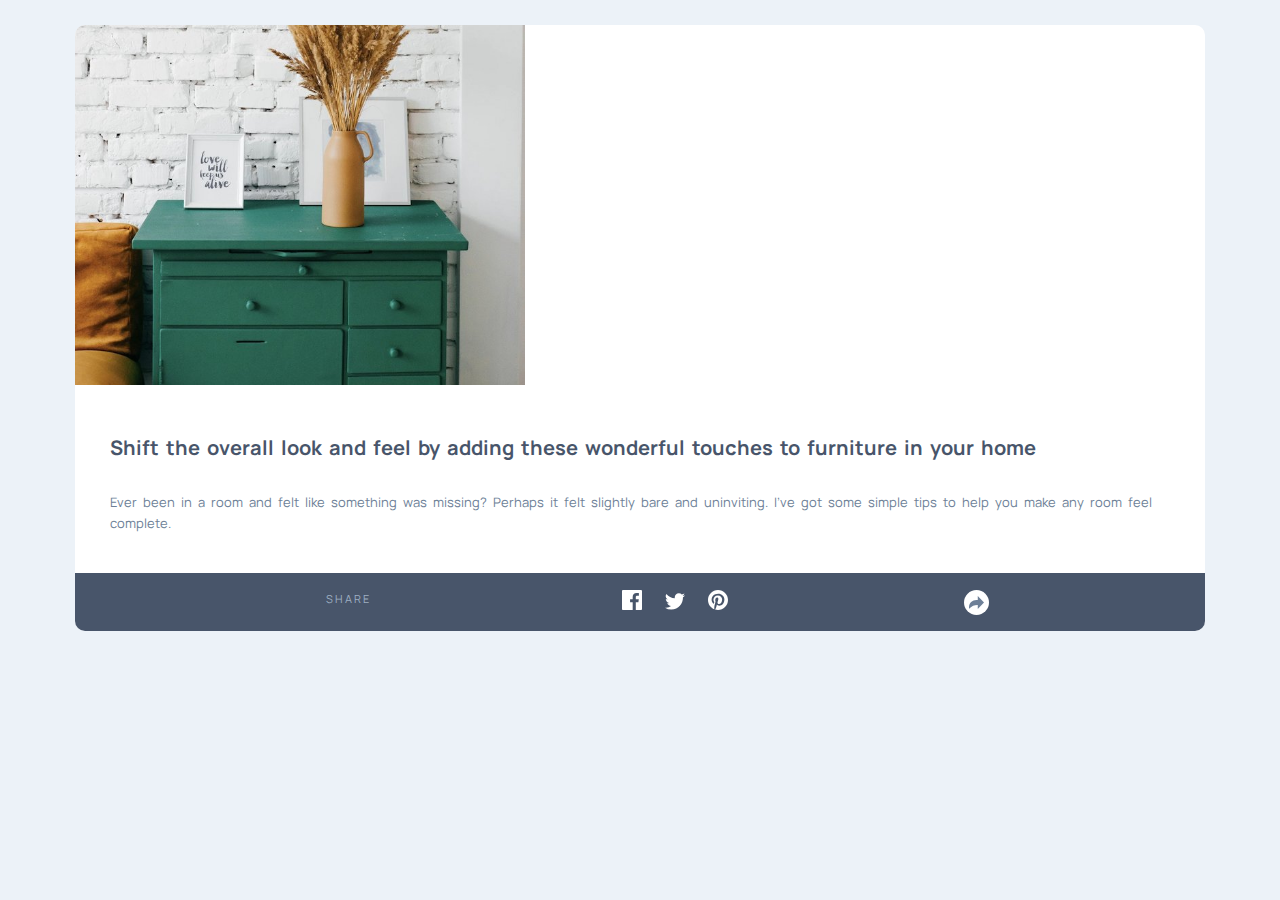
<file: article-preview-component-master/index.html>
<!DOCTYPE html>
<html lang="en">
<head>
  <meta charset="UTF-8">
  <meta name="viewport" content="width=device-width, initial-scale=1.0"> <!-- displays site properly based on user's device -->

  <link rel="icon" type="image/png" sizes="32x32" href="./images/favicon-32x32.png">
  <link rel="stylesheet" href="style.css">
  
  <title>Frontend Mentor | Article preview component</title>

  <!-- Feel free to remove these styles or customise in your own stylesheet 👍 -->
  <style>
    .attribution { font-size: 11px; text-align: center; }
    .attribution a { color: hsl(228, 45%, 44%); }
  </style>
</head>
<body>
  <div class="container">
    <div class="left">
      <img src="./images/drawers.jpg"
       alt="image" class="drawer">
    </div>
    <div class="right">
      <h2>Shift the overall look and feel by adding these wonderful 
        touches to furniture in your home</h2>
        <p>Ever been in a room and felt like something was missing? Perhaps 
          it felt slightly bare and uninviting. I’ve got some simple tips 
          to help you make any room feel complete.</p>
          <div class="right_footer">
            <div class="profile">
            <img src="./images//avatar-michelle.jpg" alt="profile" class="profile_image">
            <div class="profile_details">
              <h4> Michelle Appleton</h4>
              <p>  28 Jun 2020</p>
            </div>
          </div>
            <div class="share_container">
            <img src="./images/icon-share.svg" alt="share">
          </div>
          </div>
          <div class="social_icons">
            <p>share</p>
            <div class="social">
              <img src="./images/icon-facebook.svg" alt="">
              <img src="./images/icon-twitter.svg" alt="">
              <img src="./images//icon-pinterest.svg" alt="">
            </div>
              <div class="share_container share">
                <img src="./images/icon-share.svg" alt="">
              </div>
          </div>
    </div>
  </div>
</body>
</html>
</file>
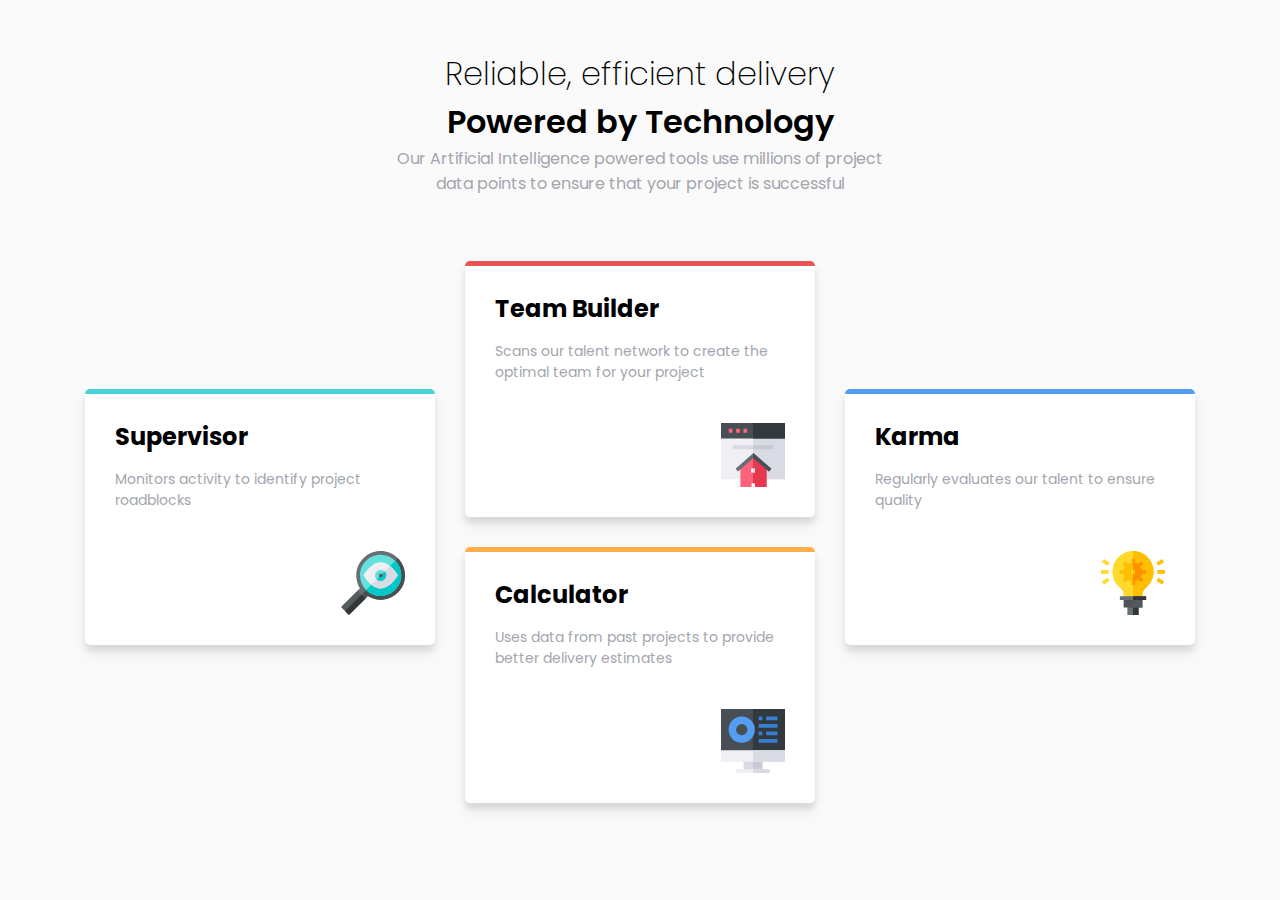
<file: four-card-feature-section-master/index.html>
<!DOCTYPE html>
<html lang="en">
<head>
  <meta charset="UTF-8">
  <meta name="viewport" content="width=device-width, initial-scale=1.0"> <!-- displays site properly based on user's device -->

  <link rel="icon" type="image/png" sizes="32x32" href="./images/favicon-32x32.png">
  <link rel="stylesheet" href="style.css">
  
  <title>Frontend Mentor | Four card feature section</title>

  <!-- Feel free to remove these styles or customise in your own stylesheet 👍 -->
  <style>
    .attribution { font-size: 11px; text-align: center; }
    .attribution a { color: hsl(228, 45%, 44%); }
  </style>
</head>
<body>
  <header>
    <h1>
      Reliable, efficient delivery
      <span>Powered by Technology</span>
    </h1>
    <p>
      Our Artificial Intelligence powered tools use millions of project data points 
      to ensure that your project is successful
    </p>
  </header>

    <div class="container">
      <div class="box box-cyan box-push">
        <h2>Supervisor</h2>
        <p>
          Monitors activity to identify project roadblocks
        </p>
        <img src="./images/icon-supervisor.svg" alt="">
      </div>
      <div class="box box-red">
        <h2>Team Builder</h2>
        <p>
          Scans our talent network to create the optimal team for your project
        </p>
        <img src="./images/icon-team-builder.svg" alt="">
      </div>
      <div class="box box-blue box-push">
        <h2>Karma</h2>
        <p>
          Regularly evaluates our talent to ensure quality
        </p>
        <img src="./images/icon-karma.svg" alt="">
      </div>
      <div class="box box-orange">
        <h2> Calculator</h2>
        <p>
          Uses data from past projects to provide better delivery estimates
        </p>
        <img src="./images/icon-calculator.svg" alt="">
      </div>

    </div>

</body>
</html>
</file>
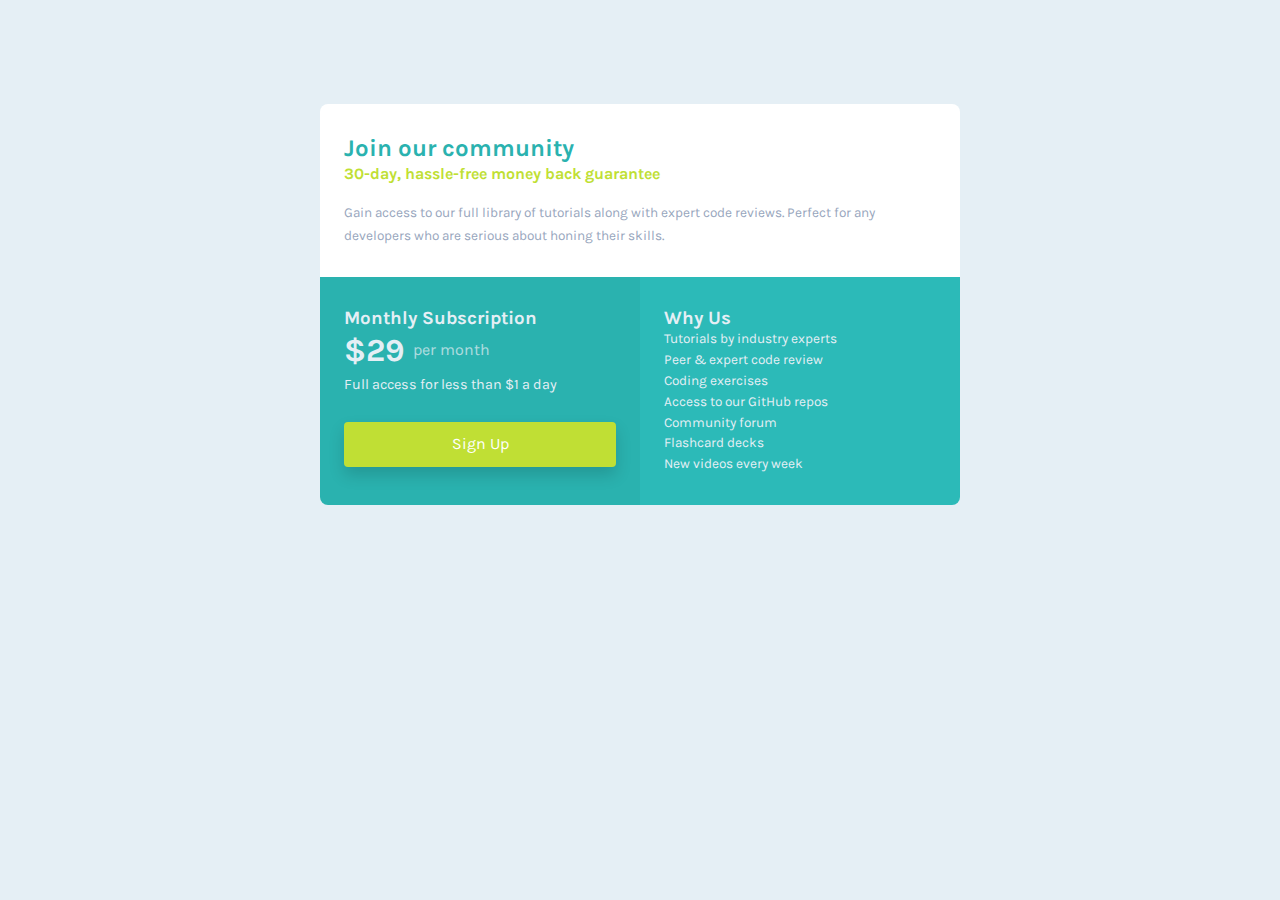
<file: single-price-grid-component-master/index.html>
<!DOCTYPE html>
<html lang="en">
<head>
  <meta charset="UTF-8">
  <meta name="viewport" content="width=device-width, initial-scale=1.0"> <!-- displays site properly based on user's device -->

  <link rel="icon" type="image/png" sizes="32x32" href="./images/favicon-32x32.png">
  <link rel="preconnect" href="https://fonts.gstatic.com">
  <link href="https://fonts.googleapis.com/css2?family=Karla:wght@400;700&display=swap" rel="stylesheet"> 
  <link rel="stylesheet" href="style.css">
  <title>Frontend Mentor | Single Price Grid Component</title>

  <!-- Feel free to remove these styles or customise in your own stylesheet 👍 -->
  <style>
    .attribution { font-size: 11px; text-align: center; }
    .attribution a { color: hsl(228, 45%, 44%); }
  </style>
</head>
<body>

  <section class="price">

    <div class="community">
      <h2>Join our community</h2>
      <div class="subtitle">30-day, hassle-free money back guarantee</div>
      <p>
        Gain access to our full library of tutorials along with expert code reviews. 
        Perfect for any developers who are serious about honing their skills.
      </p>
    </div>
    <div class="subscription">
      <h3>Monthly Subscription</h3>
      <div class="subscription__price">
        &dollar;29 <span>per month</span>
      </div>
      <p>
        Full access for less than &dollar;1 a day
      </p>
      <a href="#">Sign Up</a>
    </div>
    <div class="why">
      <h3>Why Us</h3>
      <ul>
        <li>Tutorials by industry experts</li>
        <li>Peer &amp; expert code review</li>
        <li>Coding exercises</li>
        <li>Access to our GitHub repos</li>
        <li>Community forum</li>
        <li>Flashcard decks</li>
        <li>New videos every week</li>
      </ul>
    </div>

  </section>
</body>
</html>
</file>
<file: article-preview-component-master/style.css>
@import url('https://fonts.googleapis.com/css2?family=Manrope:wght@500;700&display=swap');
*{
    margin:0;
    padding:0;
    box-sizing: border-box;
}



body{
    background-color: hsl(210, 46%, 95%);
    font-family: 'Manrope', sans-serif;
    font-size: 13px;
    margin:25px 75px;
    line-height:1.3
}

.container{
    background-color:hsl(0,0%,100%);
    border-radius: 10px;
    overflow: hidden;
}


.drawer{
    width:450px;
    margin-bottom:45px;
}




.right h2{
    color:hsl(217, 19%, 35%);
    line-height:1.4;
    font-weight: bold;
    font-size:20px;
    margin:0 35px;
    margin-bottom: 30px;
    word-spacing: 3px;

}

.right p{
    color:hsl(214, 17%, 51%);
    line-height:1.6;
    word-spacing: 3px;
    margin:0 35px;
    margin-bottom:40px ;
}


.right_footer{
    display:none;
    flex-direction:row;
    justify-content:space-between;
    margin:0 35px;

}

.profile_image{
    width:40px;
    height:40px;
    border-radius: 20px;
    margin-right: 20px;
}

.share_container{
    width:35px;
    height: 35px;
    border-radius: 20px;
    background-color:hsl(210, 46%, 95%);
    display:flex;
    align-items:center;
    justify-content:center
}

.profile{
    display: flex;
    
}

.profile_details h4{
    color:hsl(217, 19%, 35%);
    font-weight: 700;
    margin-bottom: 2px;
    }

.profile_details p{
    color:hsl(214, 17%, 51%);
    font-size: 11px;
    font-weight: 500;
}

.social_icons{
    background-color:hsl(217, 19%, 35%);
    display:flex;
    align-items: center;
    justify-content:space-evenly;
}

.social_icons p{
    position: relative;
    top:17px;
    text-transform: uppercase;
    letter-spacing:2px;
    font-size:11px;
    color:hsl(212, 23%, 69%)
}

.share{
    width:25px;
    height:25px;
    background-color:white
}

.social img{
    padding-right:20px;
}
</file>
<file: four-card-feature-section-master/style.css>
@import url('https://fonts.googleapis.com/css2?family=Poppins:wght@200;400;600&display=swap');
*{
    padding:0;
    margin:0;
    box-sizing:border-box;
}

body{
    background-color: hsl(0, 0%, 98%);
    font-family:"Poppins",sans-serif;
}

header{
    margin:50px auto;
    max-width: 500px;
    text-align: center;

}

h1{
    font-weight: 200;
     
}
h1 span{
    font-weight:600
}

p{
    color: hsl(229, 6%, 66%);
}

.container{
    display:flex;
    flex-wrap:wrap;
    justify-content:center;
    max-width:1140px;
    margin:0 auto;
}

.box{
    background-color: #fff;
    box-shadow: 0 10px 20px rgba(0, 0, 0, 0.05), 0 6px 6px rgba(0, 0, 0, 0.1);
    border-radius:5px;
    padding:30px;
    position:relative;
    overflow:hidden;
    margin:15px;
    width:350px
}

.box::after{
    content:"";
    position:absolute;
    top:0;
    left:0;
    height:5px;
    width:100%;
}


.box-red::after {
	background-color: hsl(0, 78%, 62%);
}
.box-cyan::after{
    background-color:hsl(180, 62%, 55%);
}

.box-orange::after {
	background-color: hsl(34, 97%, 64%);
}

.box-blue::after {
	background-color: hsl(212, 86%, 64%);
}

.box-push{
    transform: translateY(50%);
}

.box p{
    font-size:14px;
    margin:15px 0 40px;
}

.box img{
    display:block;
    margin-left:auto;
}



@media(max-width:775px){
    .box-push{
        transform:translateY(0)
    }
}
</file>
<file: single-price-grid-component-master/style.css>
@import url('https://fonts.googleapis.com/css2?family=Karla:wght@400;700&display=swap');

*{
    margin:0;
    padding:0;
    box-sizing: border-box;
}

:root{
    --white:hsl(0,0%,100%);
    --cyan: hsl(179, 62%, 43%);
    --yellow:hsl(71, 73%, 54%);
    --ltgray:hsl(204, 43%, 93%);
    --grayblue:hsl(218, 22%, 67%);
    --ltcyan: hsl(179, 62%, 45%);
    --paddingX:1.8rem;
    --paddingY:1.5rem;
}

body{
    font-family:"Karla",sans-serif;
    line-height: 1.3;
    background-color: var(--ltgray);
    color:var(--grayblue);
    padding:var(--paddingX)
}

.price{
    border-radius: 0.5rem;
    overflow:hidden;
    max-width: 40rem;
    margin:auto;
}

.price > *{
    padding:var(--paddingX) var(--paddingY)
}

a{
    text-decoration:none;
}

.community{
    background-color:var(--white)
}
.community h2{
    color:var(--cyan)
}

.community .subtitle{
    font-size:1rem;
    color:var(--yellow);
    font-weight:bold;
    margin-bottom:1rem ;
}

.community p{
    font-size:0.85rem;
    line-height: 1.75;
}

.subscription, .why{
    color:var(--ltgray)
}

.subscription{
    background-color:var(--cyan)
}

.subscription__price{
    display:flex;
    align-items: center;
    font-size:2rem;
    font-weight: bold;
    margin-bottom: 0.25rem;
}

.subscription__price span{
    font-size: 1rem;
    margin-left:0.5rem;
    font-weight: normal;
    opacity: 0.7;
}

.subscription p{
    margin-bottom:1.75rem;
    font-size:0.9rem
}

.subscription a{
    display:block;
    background-color:var(--yellow);
    color:var(--white);
    border-radius:0.25rem;
    text-align:center;
    padding:0.75rem;
    box-shadow: 0 0.5rem 1rem rgba(0,0,0,0.15);
}

.why{
    background-color:var(--ltcyan)
}

.why ul{
    margin-top:0;
    padding:0
}

.why ul li{
    list-style-type:none;
    font-size:0.85rem;
    margin-bottom: 0.2rem;
}

@media only screen and (min-width:62.5em){
    .price{
        display:grid;
        grid-template-columns: repeat(2,1fr);
        grid-template-rows: repeat(2,auto);
        margin:75px auto;
    }
    .community{
        grid-column: 1/3;
    }
}
</file>
